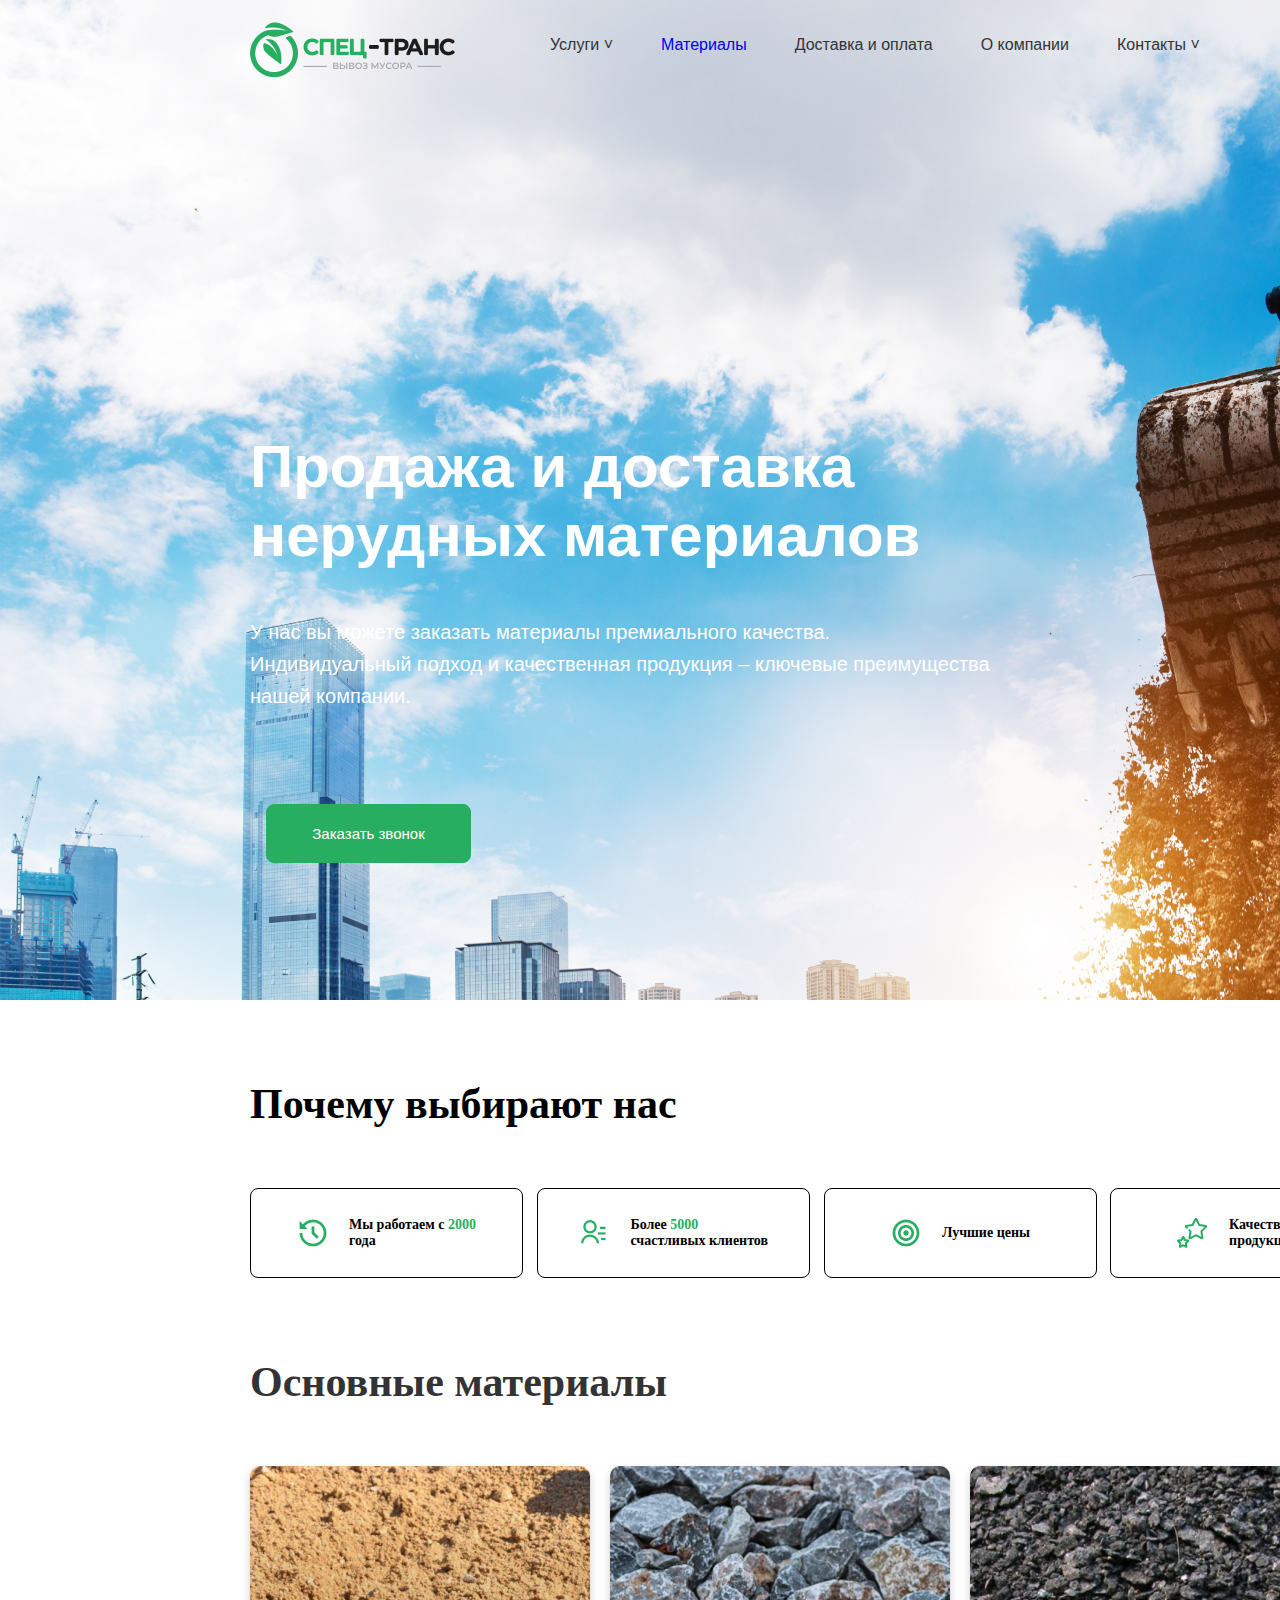
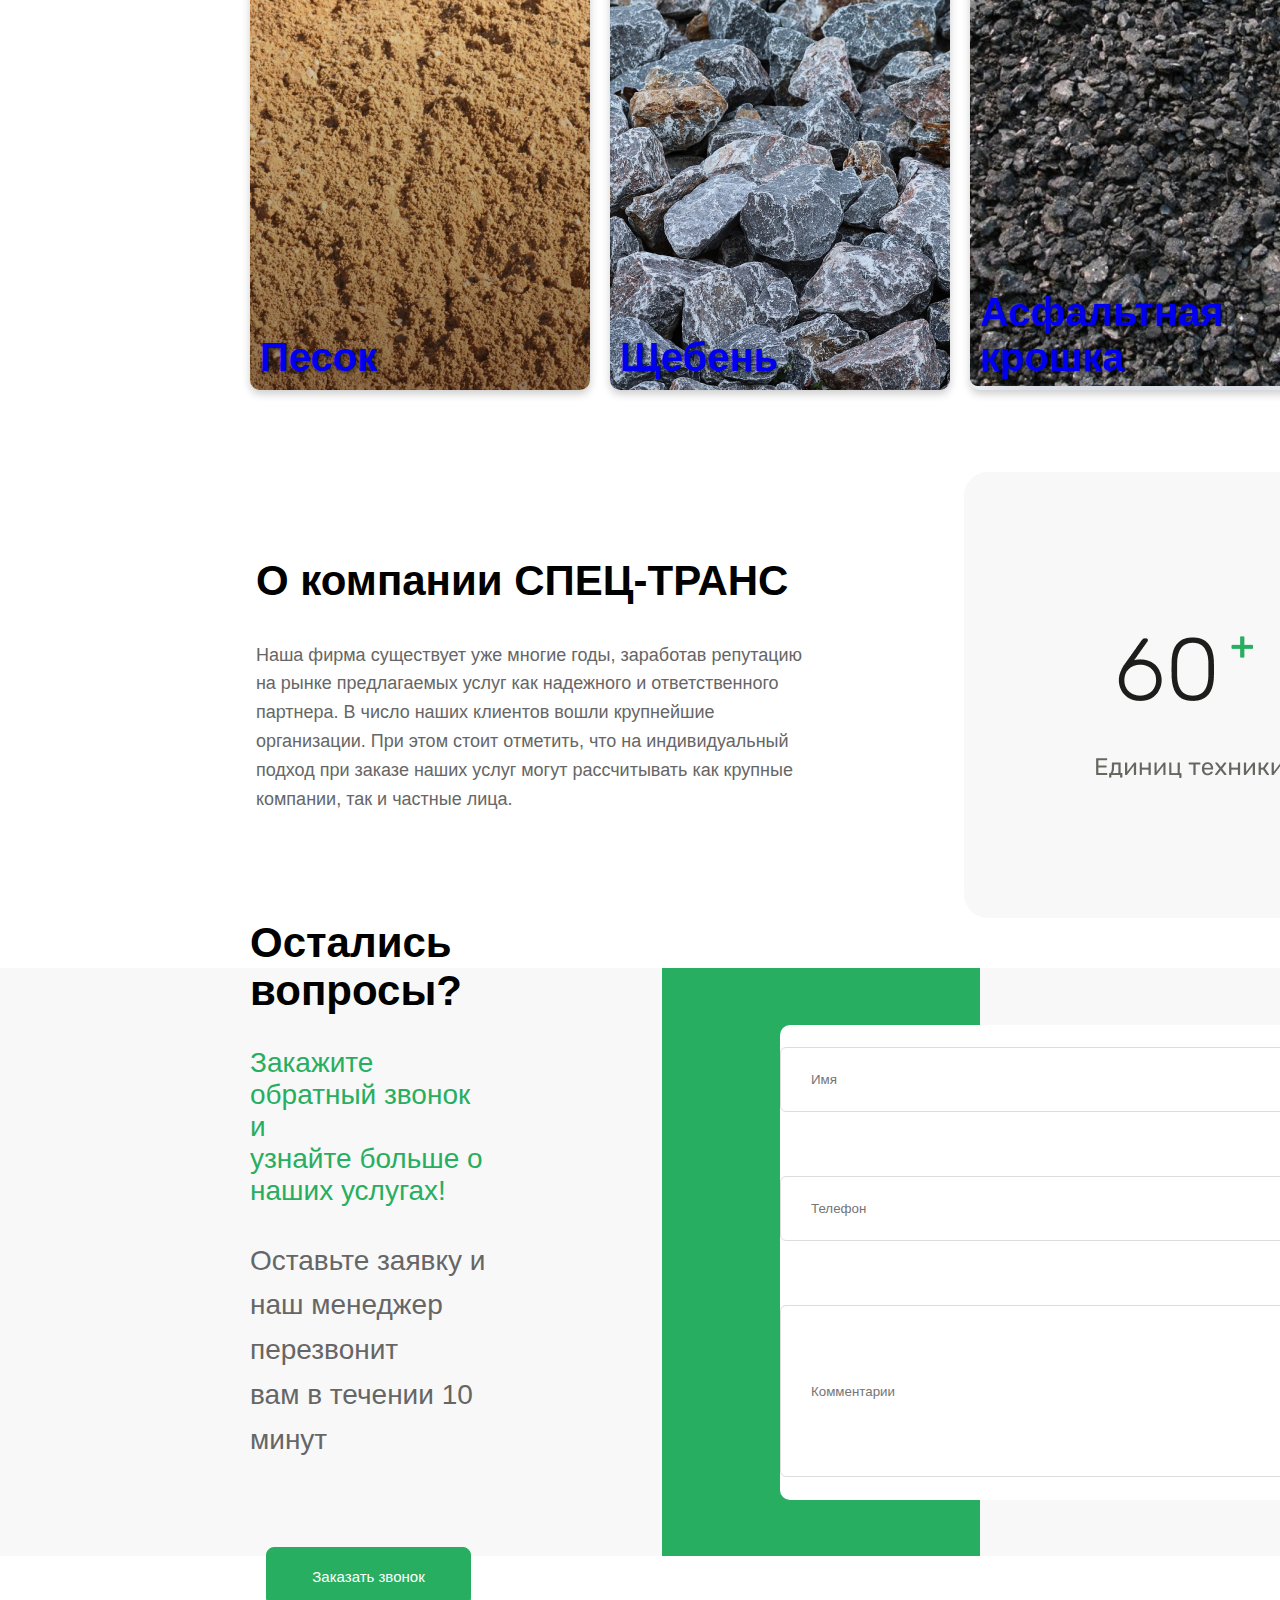
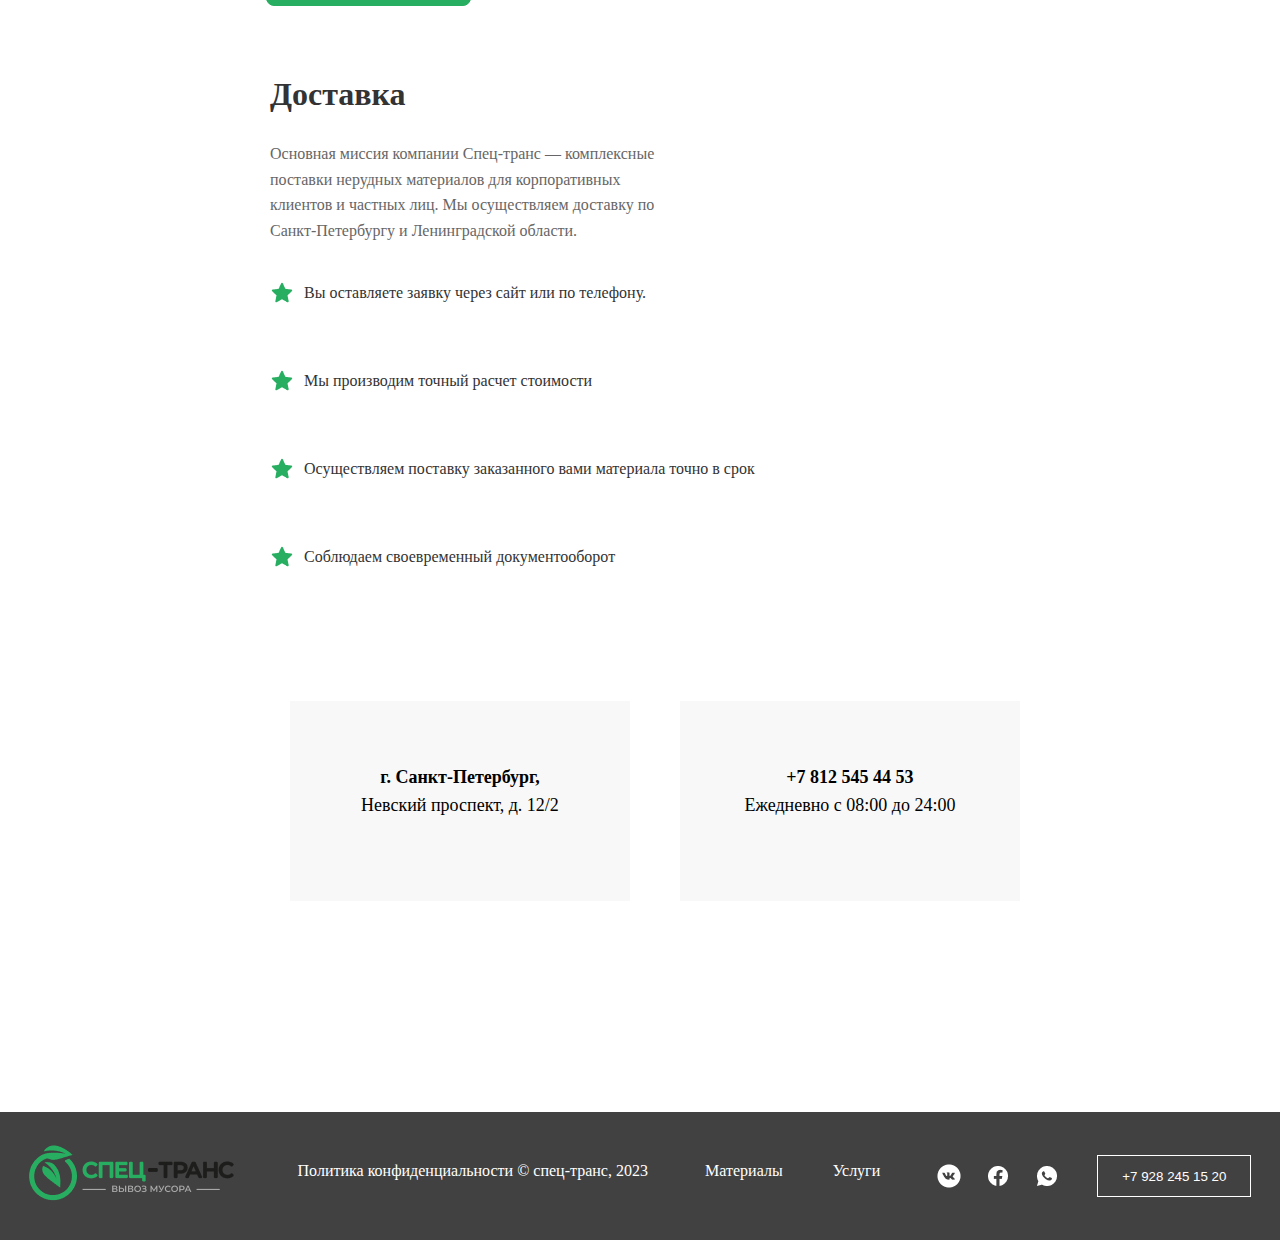
<file: index.html>
<!DOCTYPE html>
<html lang="en">
<head>
    <meta charset="UTF-8">
    <meta name="viewport" content="width=device-width, initial-scale=1.0">
    <title>Document</title>
    <link rel="stylesheet" href="style.css">
    <link rel="stylesheet" href="index.css">
</head>
<body>
    <header class="header">
        <div class="contener">
            <nav class="nav">
            <details>
                <summary><img src="f_41164214e543b92c (1) 1.png" class="summary__img"></summary>

                <div class="menu">
                    <br>
                        <img src="f_41164214e543b92c (1) 1.png" alt="">
                        <br>
                        <br>
                    <ul>
                        <li><a href="arenda.html">Услуги</a></li>
                        <br>
                        <li><a href="material.html">Материалы</a></li>
                        <br>
                        <li>Доставка и оплата</li>
                        <br>
                        <li>О компании</li>
                        <br>
                        <li>Контакты</li>
                    </ul>
                    <br>
                    <br>
                    <button class="div__button">Заказать звонок</button>
                    <h4>Политика конфиденциальности © спец-транс, 2023</h4>
                </div>
            </details>
            <ul>
                <li class="hizmat">Услуги ˅
                    <ul class="hizmat-ul">
                        <li class="arenda"><a class="a" href="arenda.html">Аренда техники</a></li>
                    </ul>
                </li>
                <li><a href="material.html">Материалы</a></li>
                <li>Доставка и оплата</li>
                <li>О компании</li>
                <li>Контакты ˅
                    <ul>
                        <li>+998 117 0400</li>
                    </ul>
                </li>
            </ul>
        </nav>
        <div class="header__div">
            <h1><strong>Продажа и доставка <br> нерудных материалов</strong></h1>
            <br>
            <br>
            <p style="color: white;">У нас вы можете заказать материалы премиального качества. <br>Индивидуальный подход и качественная продукция – ключевые преимущества <br>нашей компании.</p>
            <br>
            <br>
            <br>
            <br>
            <button class="div__button">Заказать звонок</button>
        </div>
        </div> 
    </header>
    <section class="section">
        <div class="contener">
            <div class="tp">
            <h3>Почему выбирают нас</h3>
            <div class="tp__div">
                <div class="pt1">
                    <img src="Frame.png" alt="">
                    <h4>Мы работаем с <span style="color: #27AE60;">2000</span> <br> года</h4>
                </div>
                <div class="pt1">
                    <img src="Frame (1).png" alt="">
                    <h4>Более <span style="color: #27AE60;">5000</span> <br> счастливых клиентов</h4>
                </div>
                <div class="pt1">
                    <img src="Frame (2).png" alt="">
                    <h4>Лучшие цены</h4>
                </div>
                <div class="pt1">
                    <img src="Frame (3).png" alt="">
                    <h4>Качественная <br> продукция</h4>
                </div>
                <div class="pt1">
                    <img src="Vector.png" alt="">
                    <h4>Оперативность</h4>
                </div>
                
            </div>
        </div>
        <div class="container">
            <h1>Основные материалы</h1>
            <div class="materials">
                <div class="material" id="sand">
                    <span class="label"><a href="material.html">Песок</a></span>
                </div>
                <div class="material" id="gravel">
                    <span class="label"><a href="material.html">Щебень</a></span>
                </div>
                <div class="material" id="asphalt">
                    <span class="label"><a href="material.html">Асфальтная <br> крошка</a></span>
                </div>
                <div class="material" id="rental">
                    <span class="label"><a href="material.html">Аренда <br> техники</a></span>
                </div>
            </div>
        </div>
        <div class="has">
            <div class="has__text">
                <h2>О компании СПЕЦ-ТРАНС</h2>
                <br>
                <br>
                <p>Наша фирма существует уже многие годы, заработав репутацию <br> на рынке предлагаемых услуг как надежного и ответственного <br> партнера. В число наших клиентов вошли крупнейшие <br> организации. При этом стоит отметить, что на индивидуальный <br> подход при заказе наших услуг могут рассчитывать как крупные <br> компании, так и частные лица.</p>
             </div>
             <div class="has__img">
                <img src="Frame 96.png" alt="">
                <img src="Frame 17.png" alt="">
             </div>
        </div>
        </div>
        <div class="farm">
            <div class="farm_os">
                <div class="farm__text">
                <h2>Остались вопросы?</h2>
                <br>
                <span class="farm__span">Закажите обратный звонок и <br> узнайте больше о наших услугах!</span>
                <br>
                <br>
                <p>Оставьте заявку и наш менеджер перезвонит <br> вам в течении 10 минут</p>
                <br>
                <br>
                <button class="div__button">Заказать звонок</button>
            </div>
            <form class="form">
            <input type="text" placeholder="Имя" class="form__input">
            <input type="text" placeholder="Телефон" class="form__input">
            <input type="text" placeholder="Комментарии" class="Комментарии">
            </form>
            <div class="fon"></div>
            </div>
        </div>
        <div class="contener">
        <div class="container2">
            <div class="text-section">
                <h1>Доставка</h1>
                <br>
                <p>Основная миссия компании Спец-транс — комплексные <br> поставки нерудных материалов для корпоративных <br> клиентов и частных лиц. Мы осуществляем доставку по <br>Санкт-Петербургу и Ленинградской области.</p>
                <br>
                <ul>
                    <li><img src="Fram.png" alt="Star">Вы оставляете заявку через сайт или по телефону.</li>
                    <br>
                    <br>
                    <br>
                    <li><img src="Fram.png" alt="Star">Мы производим точный расчет стоимости</li>
                    <br>
                    <br>
                    <br>
                    <li><img src="Fram.png" alt="Star">Осуществляем поставку заказанного вами материала точно в срок</li>
                    <br>
                    <br>
                    <br>
                    <li><img src="Fram.png" alt="Star">Соблюдаем своевременный документооборот</li>
                </ul>
                <br>
                <br>
                <br>
                <br>
                <div class="contact-info">
                    <div class="contact-info__div">
                        <p><strong>г. Санкт-Петербург,</strong><br>Невский проспект, д. 12/2</p>
                    </div>
                    <div class="contact-info__div">
                        <p><strong>+7 812 545 44 53</strong><br>Ежедневно с 08:00 до 24:00</p>
                    </div>
                </div>
            </div>
            <div class="map-section">
<iframe src="https://www.google.com/maps/embed?pb=!1m14!1m12!1m3!1d978.8152416940596!2d69.28597809028432!3d41.3671333985344!2m3!1f0!2f0!3f0!3m2!1i1024!2i768!4f13.1!5e1!3m2!1sru!2s!4v1750187789225!5m2!1sru!2s" width="800" height="800" style="border:0;" allowfullscreen="" loading="lazy" referrerpolicy="no-referrer-when-downgrade"></iframe>            </div>
        </div>
        </div>
    </section>
    <footer class="footer">
        <ul>
            <li><img src="f_41164214e543b92c (1) 1.png" alt=""></li>
            <li>Политика конфиденциальности © спец-транс, 2023</li>
        </ul>
        <ul>
            <li>Материалы</li>
            <li>Услуги</li>
        </ul>
        <div class="footer__img">
            <img src="Group 426.png" alt="">
            <button class="footer__button">+7 928 245 15 20</button>
        </div>
    </footer>
</body>
</html>
</file>
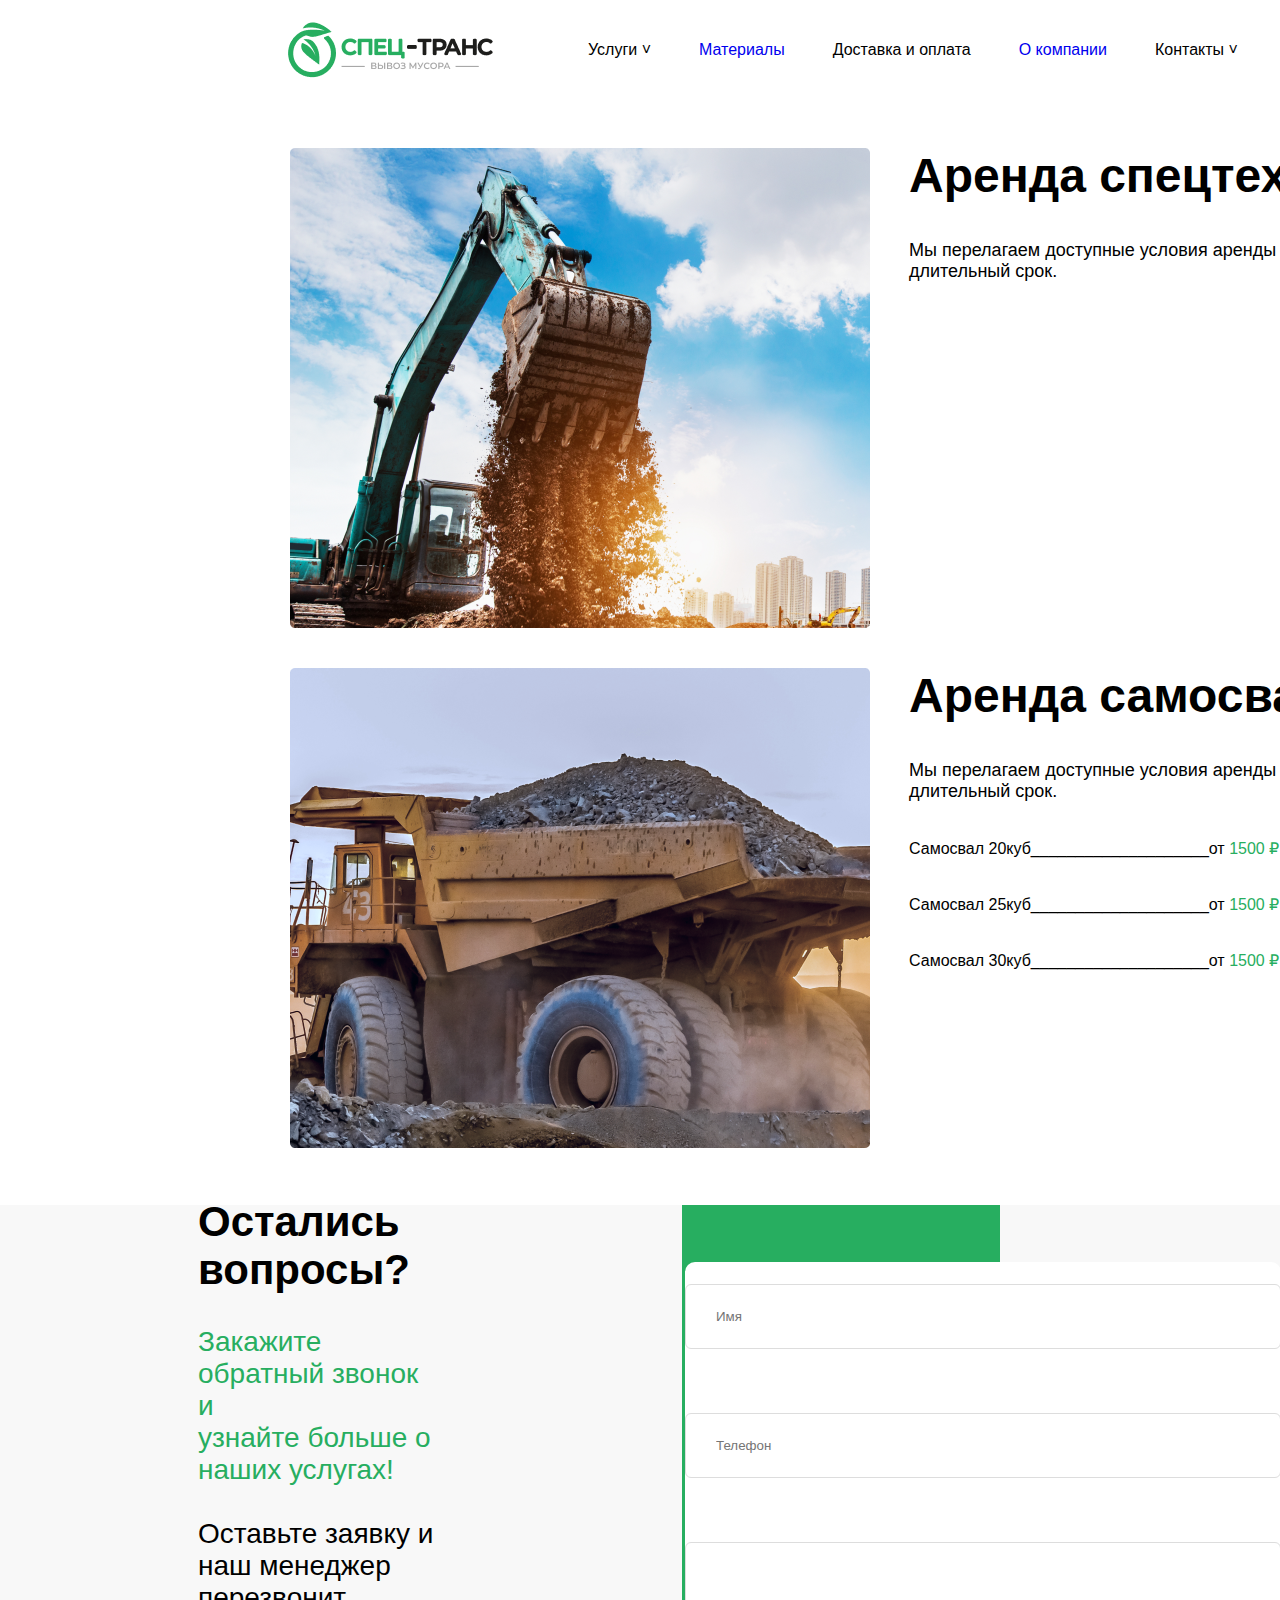
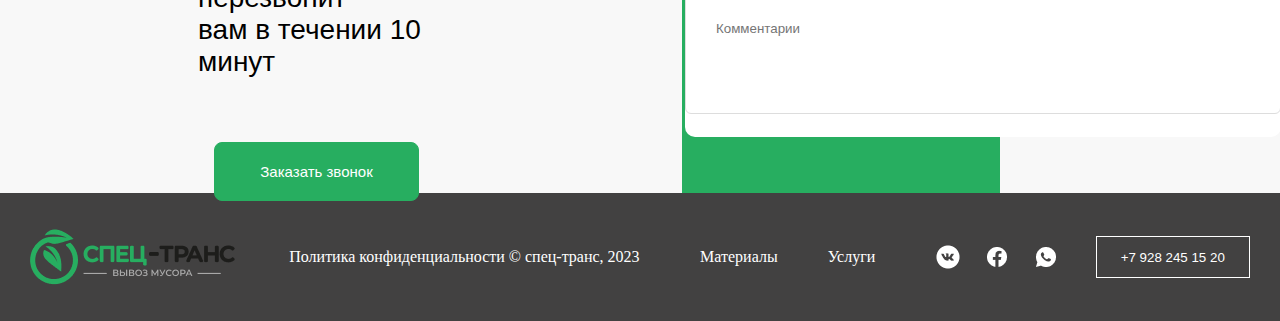
<file: arenda.html>
<!DOCTYPE html>
<html lang="en">
<head>
    <meta charset="UTF-8">
    <meta name="viewport" content="width=device-width, initial-scale=1.0">
    <title>Document</title>
    <link rel="stylesheet" href="arenda.css">
    <link rel="stylesheet" href="index.css">
</head>
<body>
    <header class="header">
       <div class="contener">
        <nav class="nav">
            <details>
                <summary><img src="f_41164214e543b92c (1) 1.png" class="summary__img"></summary>
    
                <div class="menu">
                    <br>
                        <img src="f_41164214e543b92c (1) 1.png" alt="">
                        <br>
                        <br>
                    <ul>
                        <li>Услуги</li>
                        <br>
                        <li><a href="material.html">Материалы</a></li>
                        <br>
                        <li>Доставка и оплата</li>
                        <br>
                        <li><a href="index.html">О компании</a></li>
                        <br>
                        <li>Контакты</li>
                    </ul>
                    <br>
                    <br>
                    <button class="div__button">Заказать звонок</button>
                    <h4>Политика конфиденциальности © спец-транс, 2023</h4>
                </div>
            </details>
            <ul>
                <li class="hizmat">Услуги ˅
                    <ul class="hizmat-ul">
                        <li class="arenda"><a class="a" href="arenda.html">Аренда техники</a></li>
                    </ul>
                </li>
                <li> <a href="material.html">Материалы</a></li>
                <li>Доставка и оплата</li>
                <li> <a href="index.html">О компании</a></li>
                <li>Контакты ˅
                    <ul>
                        <li>+998 117 0400</li>
                    </ul>
                </li>
            </ul>
        </nav>
        <div class="dov">
            <div class="dov__div1">
                <img src="ggg 1.png" alt="">
                <div class="dov__div1__text">
                    <h2>Аренда спецтехники</h2>
                    <br>
                    <p>Мы перелагаем доступные условия аренды различной техники посуточно и на <br> длительный срок. </p>
                </div>
            </div>
            <div class="dov__div1">
                <img src="Rectangle 705 (1).png" alt="">
                <div class="dov__div1__text">
                    <h2>Аренда самосвалов</h2>
                    <br>
                    <p>Мы перелагаем доступные условия аренды различной техники посуточно и на <br> длительный срок. </p>
                    <br>
                    <p style="font-size: 16px;">Самосвал 20куб____________________от <span style="color: #27AE60;">1500 ₽</span> смена</p>
                    <br>
                    <p style="font-size: 16px;">Самосвал 25куб____________________от <span style="color: #27AE60;">1500 ₽</span>  смена</p>
                    <br>
                    <p style="font-size: 16px;">Самосвал 30куб____________________от <span style="color: #27AE60;">1500 ₽</span>  смена</p>
                    
                </div>
            </div>
        </div>
       </div>
    </header>
    <div class="farm">
        <div class="farm__text">
            <h2>Остались вопросы?</h2>
            <br>
            <span class="farm__span">Закажите обратный звонок и <br> узнайте больше о наших услугах!</span>
            <br>
            <br>
            <p>Оставьте заявку и наш менеджер перезвонит <br> вам в течении 10 минут</p>
            <br>
            <br>
            <button class="div__button">Заказать звонок</button>
        </div>
        <form class="form">
        <input type="text" placeholder="Имя" class="form__input">
        <input type="text" placeholder="Телефон" class="form__input">
        <input type="text" placeholder="Комментарии" class="Комментарии">
        </form>
        <div class="fon"></div>
    </div>
<footer class="footer">
    <ul>
        <li><img src="f_41164214e543b92c (1) 1.png" alt=""></li>
        <li>Политика конфиденциальности © спец-транс, 2023</li>
    </ul>
    <ul>
        <li>Материалы</li>
        <li>Услуги</li>
    </ul>
    <div class="footer__img">
        <img src="Group 426.png" alt="">
        <button class="footer__button">+7 928 245 15 20</button>
    </div>
</footer>
</body>
</html>
</file>
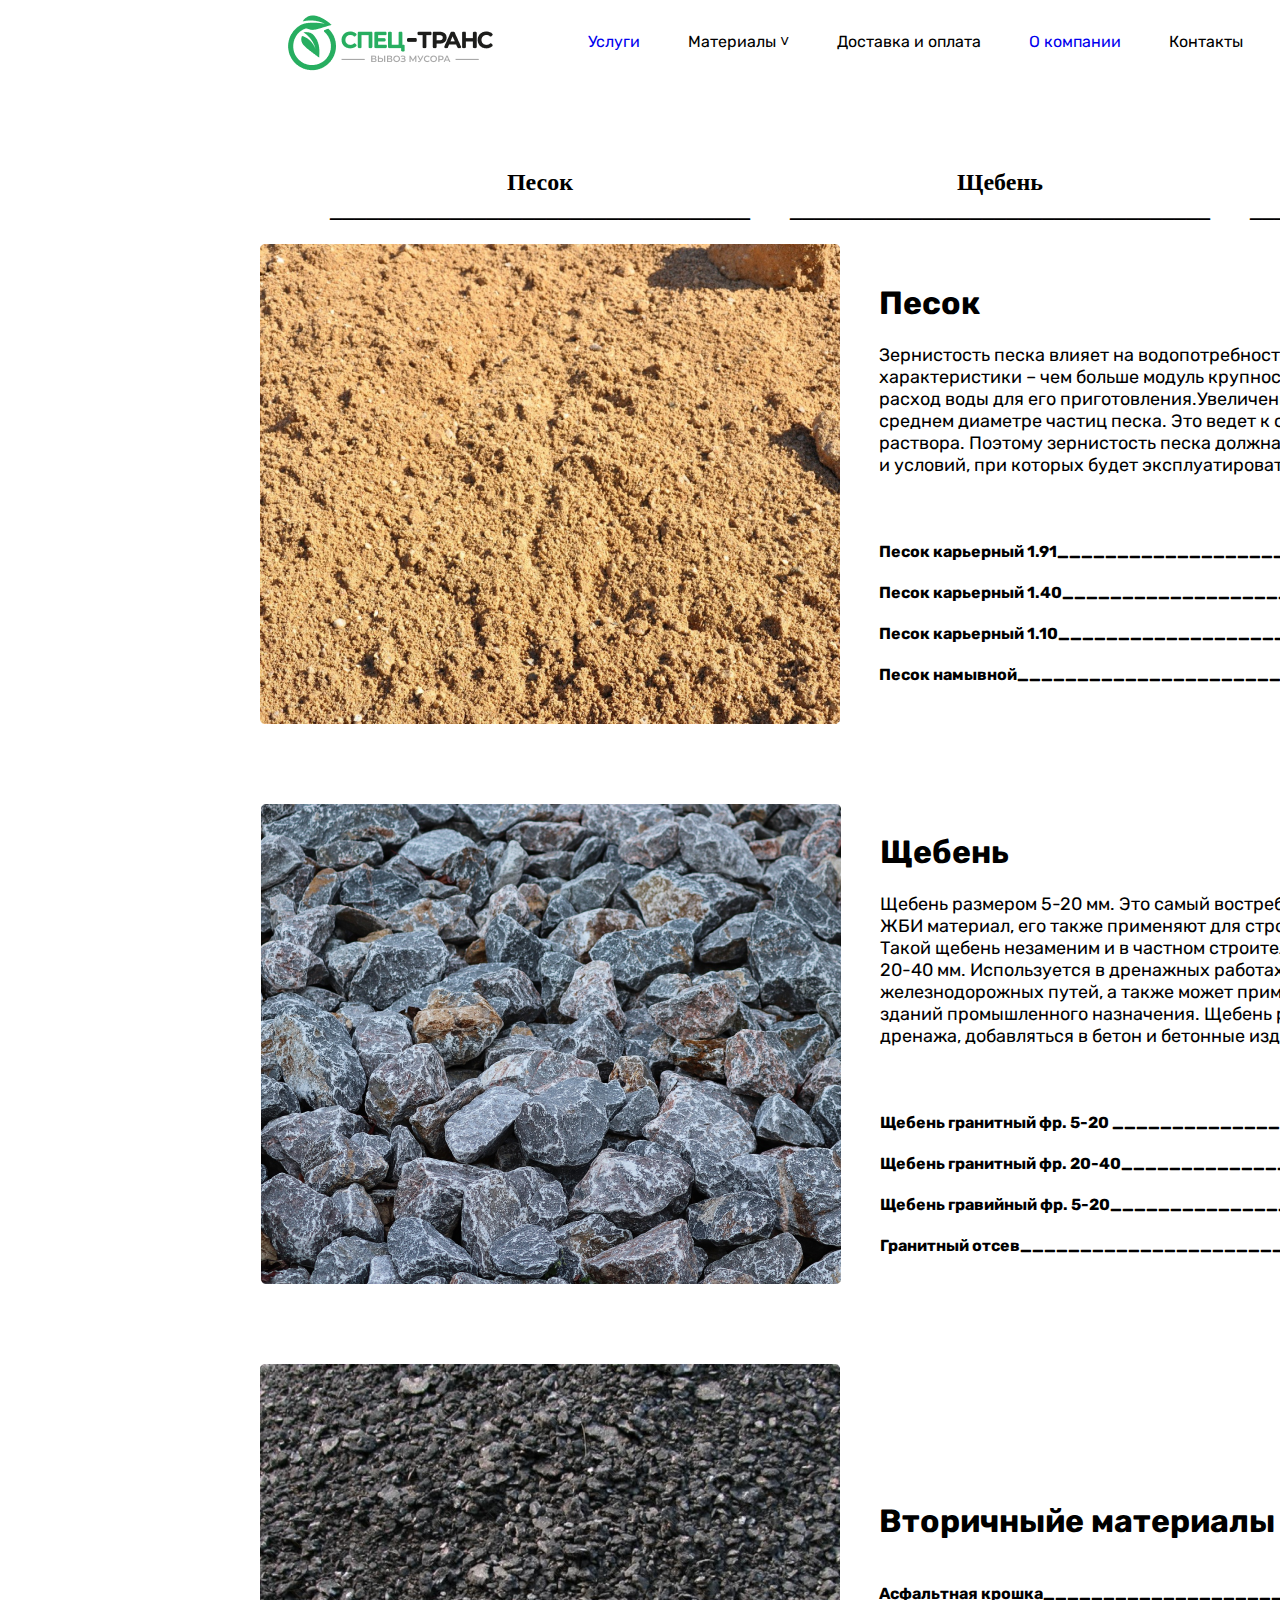
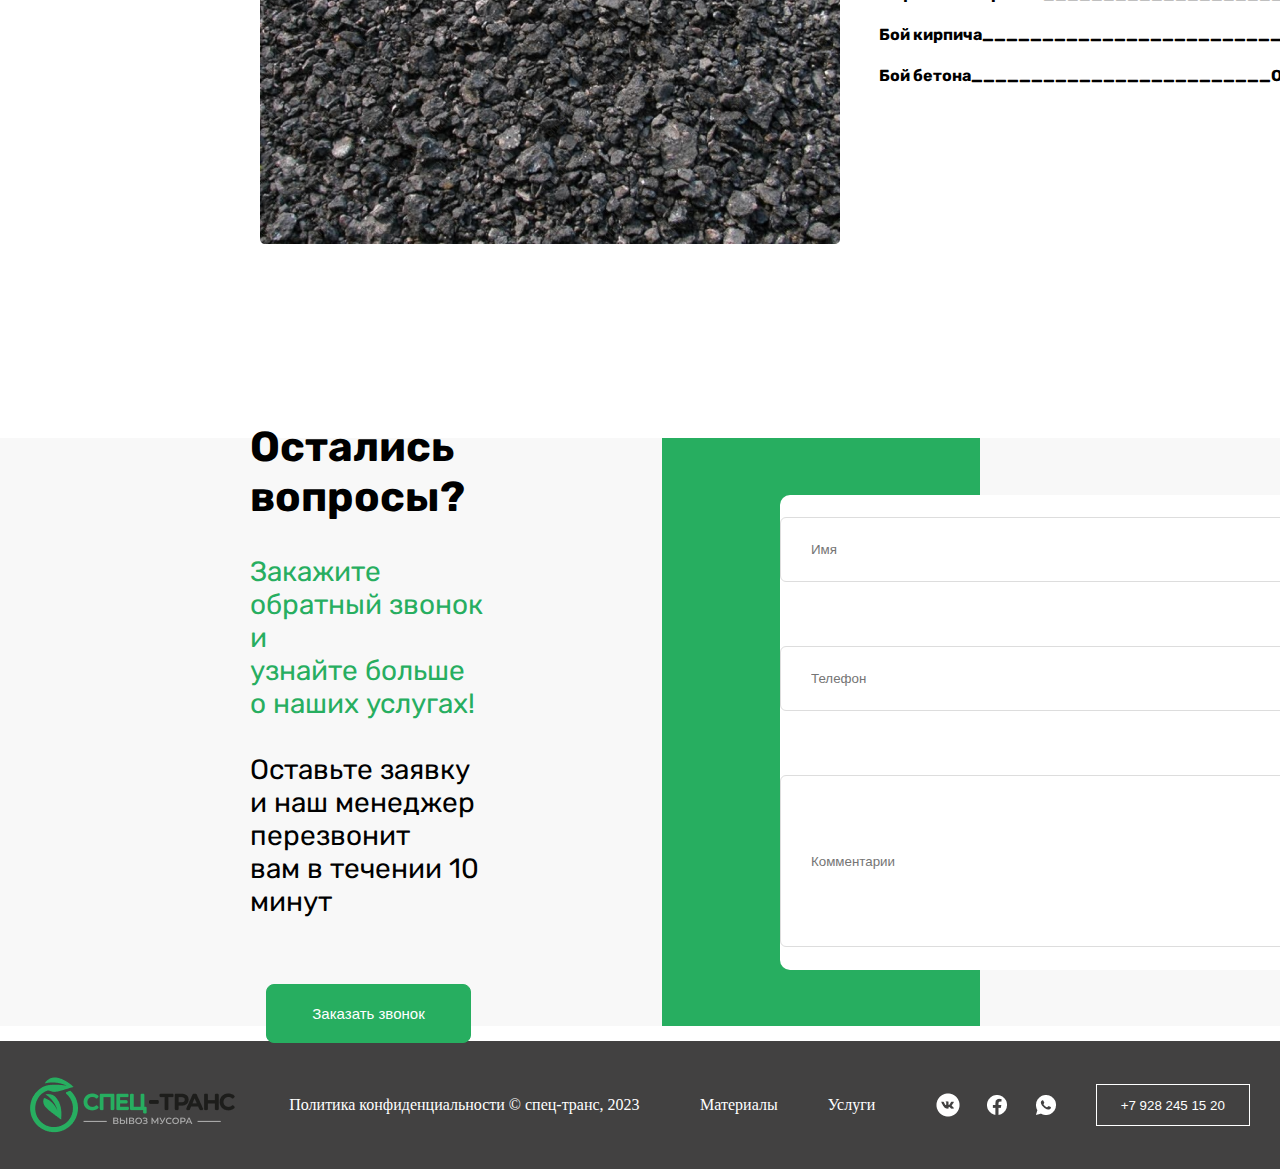
<file: material.html>
<!DOCTYPE html>
<html lang="en">
<head>
    <meta charset="UTF-8">
    <meta name="viewport" content="width=device-width, initial-scale=1.0">
    <title>Document</title>
    <link rel="stylesheet" href="material.css">
    <link rel="stylesheet" href="index.css">
</head>
<body>
    <header class="header">
        <div class="contener">
        <nav class="nav">
            <img src="f_41164214e543b92c (1) 1.png" alt="">
            <ul>
                <li><a href="arenda.html">Услуги</a></li>
                <li class="mat">Материалы ˅
                    <ul>
                        <li onclick="scrollToSection('qum')">Песок</li>
                        <li onclick="scrollToSection('sheble')">Щебень</li>
                        <li onclick="scrollToSection('ikkita')">Асфальтовая крошка</li>
                    </ul>
                </li>
                <li>Доставка и оплата</li>
                <li><a href="index.html">О компании</a></li>
                <li>Контакты</li>
            </ul>
        </nav>
        <div class="nav__div">
            <div class="n__div__div1">
                <h2>Песок<br>
                    ___________________________________
                </h2>
             </div>
             <div class="n__div__div2">
                <h2>Щебень<br>
                    ___________________________________
                </h2>
             </div>
             <div class="n__div__div3">
                <h2>Асфальтовая крошка<br>
                    ___________________________________
                </h2>
             </div>
        </div>
        </div>
    </header>
    <section class="section">
        <div class="contener">
            <div class="section__div">
            <div class="section__div__div1">
                <img src="Rectangle 705.png" id="qum" alt="">
                <div class="div1__text">
                    <h2>Песок</h2>
                    <br>
                    <p>Зернистость песка влияет на водопотребность раствора и его прочностные <br> характеристики – чем больше модуль крупности, тем выше прочность бетона и меньше <br> расход воды для его приготовления.Увеличение зернистости свидетельствует о большем <br> среднем диаметре частиц песка. Это ведет к снижению пластичности цементного <br> раствора. Поэтому зернистость песка должна подбираться в зависимости от назначения <br> и условий, при которых будет эксплуатироваться бетон.</p>
                    <br>
                    <br>
                    <br>
                    <h3>Песок карьерный 1.91_________________________От<span style="color: #27AE60;">160 ₽</span></h3>
                    <br>
                    <h3>Песок карьерный 1.40_________________________От <span style="color: #27AE60;">160 ₽</span></h3>
                    <br>
                    <h3>Песок карьерный 1.10_________________________От <span style="color: #27AE60;">160 ₽</span></h3>
                    <br>
                    <h3>Песок намывной_________________________От <span style="color: #27AE60;">250 ₽</span></h3>
                </div>
            </div>
            <div class="section__div__div2">
                <img src="Rectangle 706.png" id="sheble" alt="">
                <div class="div1__text">
                    <h2>Щебень</h2>
                    <br>
                    <p>Щебень размером 5-20 мм. Это самый востребованный в строительстве и производстве <br> ЖБИ материал, его также применяют для строительства дорог и создания фундамента. <br> Такой щебень незаменим и в частном строительстве при подготовке бетона. Щебень <br> 20-40 мм. Используется в дренажных работах, при строительстве трамвайных и <br> железнодорожных путей, а также может применяться при обустройстве фундаментов <br> зданий промышленного назначения. Щебень размером 40-70 мм может использовать для <br> дренажа, добавляться в бетон и бетонные изделия;</p>
                    <br>
                    <br>
                    <br>
                    <h3>Щебень гранитный фр. 5-20 _________________________От<span style="color: #27AE60;">800 ₽</span></h3>
                    <br>
                    <h3>Щебень гранитный фр. 20-40_________________________От <span style="color: #27AE60;">600 ₽</span></h3>
                    <br>
                    <h3>Щебень гравийный фр. 5-20_________________________От <span style="color: #27AE60;">500 ₽</span></h3>
                    <br>
                    <h3>Гранитный отсев_________________________От <span style="color: #27AE60;">1000 ₽</span></h3>
                </div>
            </div>
            <div class="section__div__div3">
                <img src="Rectangle 707.png" id="ikkita" alt="">
                <div class="div1__text">
                    <h2>Вторичныйе материалы</h2>
                    <br>
                    <br>
                    <h3>Асфальтная крошка_________________________От<span style="color: #27AE60;">500 ₽</span></h3>
                    <br>
                    <h3>Бой кирпича_________________________От <span style="color: #27AE60;">200 ₽</span></h3>
                    <br>
                    <h3>Бой бетона_________________________От <span style="color: #27AE60;">200 ₽</span></h3>
                    <br>
                </div>
            </div>
        </div>
        <div class="farm">
            <div class="farm__text">
                <h2>Остались вопросы?</h2>
                <br>
                <span class="farm__span">Закажите обратный звонок и <br> узнайте больше о наших услугах!</span>
                <br>
                <br>
                <p>Оставьте заявку и наш менеджер перезвонит <br> вам в течении 10 минут</p>
                <br>
                <br>
                <button class="div__button">Заказать звонок</button>
            </div>
            <form class="form">
            <input type="text" placeholder="Имя" class="form__input">
            <input type="text" placeholder="Телефон" class="form__input">
            <input type="text" placeholder="Комментарии" class="Комментарии">
            </form>
            <div class="fon"></div>
        </div>
        </div>
    </section>
    <footer class="footer">
        <ul>
            <li><img src="f_41164214e543b92c (1) 1.png" alt=""></li>
            <li>Политика конфиденциальности © спец-транс, 2023</li>
        </ul>
        <ul>
            <li>Материалы</li>
            <li>Услуги</li>
        </ul>
        <div class="footer__img">
            <img src="Group 426.png" alt="">
            <button class="footer__button">+7 928 245 15 20</button>
        </div>
    </footer>


    
      <script>
    function scrollToSection(id) {
      const element = document.getElementById(id);
      if (element) {
        element.scrollIntoView({ behavior: 'smooth' });
      }
    }
  </script>
</body>
</html>
</file>
<file: style.css>
*{
    margin: 0;
    padding: 0;
    list-style: none;
    box-sizing: border-box;
    text-decoration: none;
}
body{
    width: 100%;
    background: url(Rectangle\ 5.png);
    background-repeat: no-repeat;
}
.header{
    width: 100%;
    height: 1000px;
    /* border: 1px solid red; */
}
.nav{
    width: 100%;
    height: 100px;
    /* border: 1px solid red; */
    display: flex;
    align-items: center;
    /* justify-content: center; */
    gap: 91px;
    font-family: "Rubik", sans-serif;
}
.nav ul{
    display: flex;
    align-items: center;
    justify-content: center;
    gap: 48px;
}
.nav ul li:hover{
    color: #27AE60;
}
.nav ul li ul{
    display: none;
    position: relative;
}
.nav ul li:hover > ul{
    display: initial;
    position: absolute;
    top: 55px;
    margin-left: -60px;
    width: 185px;
    height: 51px;
    border-radius: 10px;
    background-color: #27AE60;
    color: white;
    padding-left: 34px;
    padding-top: 16px;
}
.arenda{
   text-align: center;
    align-content: center;
}
.menu{
    width: 375px;
    height: 600px;
    background-color: white;
    border-radius: 10px;
    /* border: 1px solid red; */
    font-size: 20px;
    position: absolute;
    top: 100px;
    margin-left: -70px;
}
.menu ul{
    display: block;
}
.menu img{
    margin: 0px 16px;
}
.menu ul li{
    margin: 0px 16px;
}
.menu ul li:hover{
    color: #27AE60;
}
.menu h4{
    font-family: Gilroy;
    font-size: 12px;
    font-weight: 400;
    line-height: 14.4px;
    text-align: center;
    color: #646464;
    margin-top: 130px;
}
.div__button{
    width: 205px;
    height: 59px;
    border-radius: 8px;
    align-content: center;
    text-align: center;
    color: white;
    background-color: #27AE60;
    border: 1px solid #27AE60;
    margin: 0px 16px;
    font-size: 15px;
}
.div__button:hover{
    border: 3px solid #27AE60;
    background: rgba(0, 0, 0, 0.1);
    color: #27AE60;
}
.header__div{
    width: 775px;
    height: 382px;
    /* border: 1px solid red; */
    color: white;
    font-family: "Rubik", sans-serif;
    margin: 332px 0px;
}
.header__div h1{
    font-size: 60px;
    /* margin: 0 16px; */
    color: white;
}
.header__div p{
    font-size: 20px;
    /* margin: 0 16px; */
}
.section{
    width: 100%;
    height: 3232px;

}
.tp{
    width: 1420px;
    height: 198px;
    margin-top: 80px;   
}
.tp h3{
    font-size: 42px;
}
.tp__div{
    width: 1420px;
    height: 90px;
    display: flex;
    justify-content: space-between;
    margin-top: 60px;
}
.pt1{
    width: 273px;
    height: 90px;
    border-radius: 8px;
    border: 1px solid black;
    display: flex;
    justify-content: center;
    align-items: center;
    gap: 20px;
}
.pt1 h4{
    font-size: 14px;
}
.pt1:hover{
    transform: translate(0, -10px);
    transition: 0.5s;
}
.container {
    /* border: 1px solid red; */
    width: 1420px;
    height: 634px;
    margin-top: 80px;
}
.container h1{
    font-size: 42px;
}
h1 {
    color: #333;
}

.materials {
    display: flex;
    /* justify-content: center; */
    gap: 20px;
    margin-top: 60px;
}

.material {
    width: 340px;
    height: 524px;
    /* background-size: cover; */
    background-position: center;
    position: relative;
    border-radius: 10px;
    overflow: hidden;
    box-shadow: 0 4px 8px rgba(0, 0, 0, 0.2);
}

.material:hover {
    transform: translate(0,-10px);
    transition: transform 0.3s ease;
}

.label {
    position: absolute;
    bottom: 10px;
    left: 10px;
    color: white;
    font-weight: bold;
    text-shadow: 2px 2px 4px rgba(0, 0, 0, 0.6);
    font-size: 40px;
    font-family: "Rubik", sans-serif;
}

#sand {
    background-image: url(Rectangle\ 10.png); 
}

#gravel {
    background-image: url(Rectangle\ 11.png);
}

#asphalt {
    background-image: url(Rectangle\ 12.png);   
}

#rental {
    background-image: url(Rectangle\ 13.png); 
}
.has{
    width: 1420px;
    height: 446px;
    /* border: 1px solid red; */
    margin-top: 80px;
    display: flex;
    justify-content: center;
    align-items: center;
    gap: 162px;
}
.has__text{
    font-family: "Rubik", sans-serif;
}
.has__text h2{
    font-size: 42px;
}
.has__text p{
    font-size: 18px;
}
.has__img{
    width: 700px;
    height: 446px;
    border-radius: 24px;
    background-color: #F8F8F8;
    display: flex;
    align-items: center;
    justify-content: center;
}
.has__img:hover{
    transform: scale(1.0);
    transition: 0.5s;
    background-color: #27AE60;
}
.farm{
    width: 100%;
    position: relative;
    z-index: 1;
    height: 588px;
    /* border: 1px solid red; */
    background-color: #F8F8F8;
    display: flex;
    justify-content: start;
    margin-top: 50px;
    align-items: center;
    gap: 293px;
    font-family: "Rubik", sans-serif;
}

.farm_os{
    width: 100%;
    height: 588px;
    /* background-color: #F8F8F8; */
    position: absolute;
    /* z-index: 1; */
    display: flex;
    padding-left: 250px;
    align-items: center;
    gap: 293px;
    font-family: "Rubik", sans-serif;
}

.farm__text h2{
    font-size: 42px;
}
.farm__text{
    font-size: 28px;
}
.farm__span{
    color: #27AE60;
    font-size: 28px;
}
.form{
    width: 686px;
    height: 475px;
    background-color: white;
    display: flex;
    justify-content: center;
    align-items: center;
    flex-wrap: wrap;
    gap: 20px;
    z-index: 2;
    border-radius: 10px;
}
.form__input{
    width: 596px;
    height: 65px;
    border-radius: 6px; 
    padding: 23px 30px;
    border: 1px solid #DDDDDD;
}
.Комментарии{
box-sizing: border-box;
padding: 23px 30px;
width: 596px;
height: 172px;
border: 1px solid #DDDDDD;
border-radius: 6px;
}
.fon{
    width: 318px;
    height: 588px;
    background-color: #27AE60;
    position: absolute;
    z-index: 1;
    right: 300px;
}
.container2 {
    display: flex;
    /* max-width: 1200px; */
    /* border: 1px solid red; */
    margin-top: 100px;
    padding: 20px;
    /* border: 1px solid red; */
    align-items: center;
}

.text-section {
    flex: 1;
    padding-right: 20px;
}

h1 {
    color: #333;
    font-size: 2em;
    margin-bottom: 10px;
}

p {
    color: #666;
    line-height: 1.6;
    margin-bottom: 20px;
}

ul {
    list-style-type: none;
    padding: 0;
}

ul li {
    display: flex;
    align-items: center;
    margin-bottom: 10px;
    color: #333;
}

ul li img {
    margin-right: 10px;
}

.contact-info {
    display: flex;
    justify-content: space-between;
    margin-top: 30px;
    gap: 50px;
    padding: 20px;
    border-radius: 10px;
    /* border: 1px solid  red; */
}
.contact-info__div{
    width: 340px;
    height: 200px;
    background-color: #F8F8F8;
    align-content: center;
    text-align: center;
    font-size: 18px;
}
.contact-info__div p{
    color: black;
}
.contact-info__div:hover{
    transition: 0.5s;
    background-color: #27AE60;
    color: white;
}

.contact-info__div:hover > p{
    transition: 0.5s;
    color: white;
}

.map-section {
    flex: 1;
}

.map-section img {
    width: 100%;
    border-radius: 10px;
    box-shadow: 0 4px 8px rgba(0, 0, 0, 0.2);
}
.footer{
    display: flex;
    align-items: center;
    justify-content: space-around;
    background-color: #424141;
    width: 100%;
    height: 128px;
    color: white;
}
.footer ul{
    display: flex;
    align-items: center;
    justify-content: center;
    gap: 50px;
    color: white;
}
.footer ul li{
    color: white;
}
.footer ul li:hover{
    color: #27AE60;
}
.footer__img{
    width: 314px;
    height: 42px;
    display: flex;
    align-items: center;
    justify-content: center;
    gap: 38px;
}
.footer__button{
    width: 154px;
    height: 42px;
    border: 1px solid white;
    background-color: #424141;
    color: white;
}
.footer__button:hover{
    background-color: white;
    color: black;
    border: 2px solid black;
}

.a{
    color: #424141;
}
.a:hover{
    transition: 0.5s;
    color: white;

}

.hizmat{
    height: 50px;
    align-content: center;
    /* border: 1px solid red; */
}
</file>
<file: index.css>
*{
    margin: 0;
    padding: 0;
    list-style: none;
    text-decoration: none;
    box-sizing: border-box;
}
.contener{
    width: 1500px;
    margin-left: 250px;
    /* border: 1px solid red;   */
}
</file>
<file: arenda.css>
*{
    margin: 0;
    padding: 0;
    list-style: none;
    text-decoration: none;
    box-sizing: border-box;
}
.header{
    width: 100%;
    height: 1205px;
    font-family: "Rubik", sans-serif;
}
.nav{
    width: 1200px;
    height: 100px;
    /* border: 1px solid red;  */
    display: flex;
    align-items: center;
    padding-left: 38px;
    gap: 91px;
    font-family: "Rubik", sans-serif;
    /* margin: 0 220px; */

}
.nav ul{
    display: flex;
    align-items: center;
    justify-content: center;
    gap: 48px;
}
.nav ul li:hover{
    color: #27AE60;
}
.nav ul li ul{
    display: none;    
}
.nav ul li:hover > ul{
    display: initial;
    position: absolute;
    margin-top: 10px;
    top: 57px;
    margin-left: -130px;
    width: 185px;
    height: 51px;
    border-radius: 10px;
    background-color: #27AE60;
    color: white;
    padding-top: 16px;
}
.arenda{
    text-align: center;
    align-content: center;
    /* border: 1px solid red; */
}
.menu{
    width: 375px;
    height: 600px;
    background-color: white;
    border-radius: 10px;
    /* border: 1px solid red; */
    font-size: 20px;
    position: absolute;
    top: 100px;
    margin-left: -70px;
}
.menu ul{
    display: block;
}
.menu img{
    margin: 0px 16px;
}
.menu ul li{
    margin: 0px 16px;
}
.menu ul li:hover{
    color: #27AE60;
}
.menu h4{
    font-family: Gilroy;
    font-size: 12px;
    font-weight: 400;
    line-height: 14.4px;
    text-align: center;
    color: #646464;
    margin-top: 130px;
}
.dov{
    width: 1420px;
    height: 1000px;
    /* border: 1px solid black; */
    margin: 48px auto;
    display: flex;
    flex-wrap: wrap;
    gap: 40px;
}
.dov__div1{
    width: 1417px;
    height: 480px;
    gap: 39px;
    display: flex;
}
.dov__div1__text{
    color: black;
    font-size: 32px;
}
.dov__div1__text p{
    font-size: 18px;
}
.farm{
    width: 100%;
    height: 588px;
    background-color: #F8F8F8;
    display: flex;
    justify-content: center;
    align-items: center;
    padding-left: 99px;
    gap: 100px;
    font-family: "Rubik", sans-serif;
    
}
.farm__text{
    margin: 0 100px;
    /* border: 1px solid red; */
}
.farm__text h2{
    font-size: 42px;
}
.farm__text{
    font-size: 28px;
}
.farm__span{
    color: #27AE60;
    font-size: 28px;
}
.form{
width: 686px;
height: 475px;
background-color: white;
display: flex;
justify-content: center;
align-items: center;
flex-wrap: wrap;
gap: 20px;
z-index: 2;
border-radius: 10px;
margin-left: 50px;
}
.form__input{
    width: 596px;
    height: 65px;
    border-radius: 6px; 
    padding: 23px 30px;
    border: 1px solid #DDDDDD;
}
.Комментарии{
box-sizing: border-box;
padding: 23px 30px;
width: 596px;
height: 172px;
border: 1px solid #DDDDDD;
border-radius: 6px;
}
.fon{
    width: 318px;
    height: 588px;
    background-color: #27AE60;
    position: absolute;
    z-index: 1;
    right: 280px;

}
.div__button{
    width: 205px;
    height: 59px;
    border-radius: 8px;
    align-content: center;
    text-align: center;
    color: white;
    background-color: #27AE60;
    border: 1px solid #27AE60;
    margin: 0px 16px;
    font-size: 15px;
}
.div__button:hover{
    border: 3px solid #27AE60;
    background: rgba(0, 0, 0, 0.1);
    color: #27AE60;
}
.footer{
    display: flex;
    align-items: center;
    justify-content: space-around;
    background-color: #424141;
    width: 100%;
    height: 128px;
    color: white;
}
.footer ul{
    display: flex;
    align-items: center;
    justify-content: center;
    gap: 50px;
    color: white;
}
.footer ul li{
    color: white;
}
.footer ul li:hover{
    color: #27AE60;
}
.footer__img{
    width: 314px;
    height: 42px;
    display: flex;
    align-items: center;
    justify-content: center;
    gap: 38px;
}
.footer__button{
    width: 154px;
    height: 42px;
    border: 1px solid white;
    background-color: #424141;
    color: white;
}
.footer__button:hover{
    background-color: white;
    color: black;
    border: 2px solid black;
}

.a{
    color: #424141;
}
.a:hover{
    transition: 0.5s;
    color: white;

}

.hizmat{
    height: 50px;
    align-content: center;
    /* border: 1px solid red; */
}
</file>
<file: material.css>
@import url('https://fonts.googleapis.com/css2?family=Inika:wght@400;700&family=Inter:wght@100..900&family=Nanum+Gothic&family=Open+Sans:ital,wght@0,300..800;1,300..800&family=Poppins:ital,wght@0,100;0,200;0,300;0,400;0,500;0,600;0,700;0,800;0,900;1,100;1,200;1,300;1,400;1,500;1,600;1,700;1,800;1,900&family=Quantico:ital,wght@0,400;0,700;1,400;1,700&family=Roboto+Mono:ital,wght@0,100..700;1,100..700&family=Roboto:ital,wght@0,100;0,300;0,400;0,500;0,700;0,900;1,100;1,300;1,400;1,500;1,700;1,900&family=Rubik:ital,wght@0,300..900;1,300..900&display=swap');
*{
    margin: 0;
    padding: 0;
    list-style: none;
    text-decoration: none;
    box-sizing: border-box;
}
.header{
    width: 100%;
    height: 230px;
}
.nav{
    display: flex;
    align-items: center;
    /* justify-content: center; */
    padding-left: 38px;
    /* border: 1px solid red; */
    gap: 91px;
    width: 100%;
    height: 82px;
    font-family: "Rubik", sans-serif;
}
.nav ul{
    display: flex;
    align-items: center;
    justify-content: center;
    gap: 48px;
}
.nav ul li:hover{
    color: #27AE60;
}
.nav__div{
    display: flex;
    justify-content: center;
    align-items: center;
    width: 100%;
    height: 28px;
    gap: 40px;
    margin-top: 100px;
}
.n__div__div1{
    text-align: center;

}
.n__div__div2{
    text-align: center;

}
.n__div__div3{
    text-align: center;

}
.n__div__div1:hover{
    border-color: #27AE60;
    color: #27AE60;
}
.n__div__div2:hover{
    border-color: #27AE60;
    color: #27AE60;
}
.n__div__div3:hover{
    border-color: #27AE60;
    color: #27AE60;
}
.nav ul li ul{
    display: none;
    position: relative;
}
.nav ul li:hover > ul{
    display: initial;
    color: black;
    position: absolute;
    width: 250px;
    height: 150px;
    top: 60px;
    left: 620px;
    border-radius: 10px;
    color: white;
    background:  rgba(0, 0, 0, 0.5);
    text-align: center;
    align-content: center;
}
.nav ul li ul li{
    width: 203px;
    height: 36px;
    border-radius: 12px;
    margin: 0 auto;
    align-content: center;
    color: white;
}
.nav ul li ul li:hover{
    background-color: #27AE60;
    color: white;
    margin: 0 auto;
}
.section{
    width: 100%;
    height: 2487px;
    background-color: white;
    /* border: 1px solid red; */
    font-family: "Rubik", sans-serif;
}
.section__div{
    width: 1420px;
    height:  1600px;
    /* border: 1px solid red; */
    margin-top: 14px;
}
.section__div__div1{
    width: 1420px;
    height: 480px;
    display: flex;
    justify-content: center;
    align-items: center;
    gap: 39px;
    font-size: 18px;
}
.section__div__div1 h3{
    font-size: 16px;
}
.section__div__div1 p{
    font-size: 18px;
}
.section__div__div1 h2{
    font-size: 32px;
}
.section__div__div2{
    height: 480px;
    display: flex;
    justify-content: center;
    align-items: center;
    gap: 39px;
    font-size: 18px;
    margin-top: 80px;
}
.section__div__div2 h3{
    font-size: 16px;
}
.section__div__div2 p{
    font-size: 18px;
}
.section__div__div2 h2{
    font-size: 32px;
}
.section__div__div3{
    height: 480px;
    display: flex;
    justify-content: center;
    align-items: center;
    gap: 39px;
    font-size: 18px;
    margin-top: 80px;
    margin-left: -250px;
    /* border: 1px solid red; */

}
.section__div__div3 h3{
    font-size: 16px;
}
.section__div__div3 p{
    font-size: 18px;
}
.section__div__div3 h2{
    font-size: 32px;
}
.farm{
    width: 100%;
    height: 588px;
    background-color: #F8F8F8;
    display: flex;
    position: absolute;
    z-index: 2;
    left: 0;
    padding-left: 250px;
    align-items: center;
    gap: 293px;
    font-family: "Rubik", sans-serif;
    margin-top: 194px;
}
.farm__text h2{
    font-size: 42px;
}
.farm__text{
    font-size: 28px;
}
.farm__span{
    color: #27AE60;
    font-size: 28px;
}
.form{
width: 686px;
height: 475px;
background-color: white;
display: flex;
justify-content: center;
align-items: center;
flex-wrap: wrap;
gap: 20px;
z-index: 2;
border-radius: 10px;
}
.form__input{
    width: 596px;
    height: 65px;
    border-radius: 6px; 
    padding: 23px 30px;
    border: 1px solid #DDDDDD;
}
.Комментарии{
box-sizing: border-box;
padding: 23px 30px;
width: 596px;
height: 172px;
border: 1px solid #DDDDDD;
border-radius: 6px;
}
.fon{
    width: 318px;
    height: 588px;
    background-color: #27AE60;
    position: absolute;
    z-index: 1;
    right: 300px;
}
.div__button{
    width: 205px;
    height: 59px;
    border-radius: 8px;
    align-content: center;
    text-align: center;
    color: white;
    background-color: #27AE60;
    border: 1px solid #27AE60;
    margin: 0px 16px;
    font-size: 15px;
}
.div__button:hover{
    border: 3px solid #27AE60;
    background: rgba(0, 0, 0, 0.1);
    color: #27AE60;
}
.footer{
    display: flex;
    align-items: center;
    justify-content: space-around;
    background-color: #424141;
    width: 100%;
    height: 128px;
    color: white;
    margin-top: -90px;
}
.footer ul{
    display: flex;
    align-items: center;
    justify-content: center;
    gap: 50px;
    color: white;
}
.footer ul li{
    color: white;
}
.footer ul li:hover{
    color: #27AE60;
}
.footer__img{
    width: 314px;
    height: 42px;
    display: flex;
    align-items: center;
    justify-content: center;
    gap: 38px;
}
.footer__button{
    width: 154px;
    height: 42px;
    border: 1px solid white;
    background-color: #424141;
    color: white;
}
.footer__button:hover{
    background-color: white;
    color: black;
    border: 2px solid black;
}
.mat{
    height: 50px;
    align-content: center;
}
</file>
